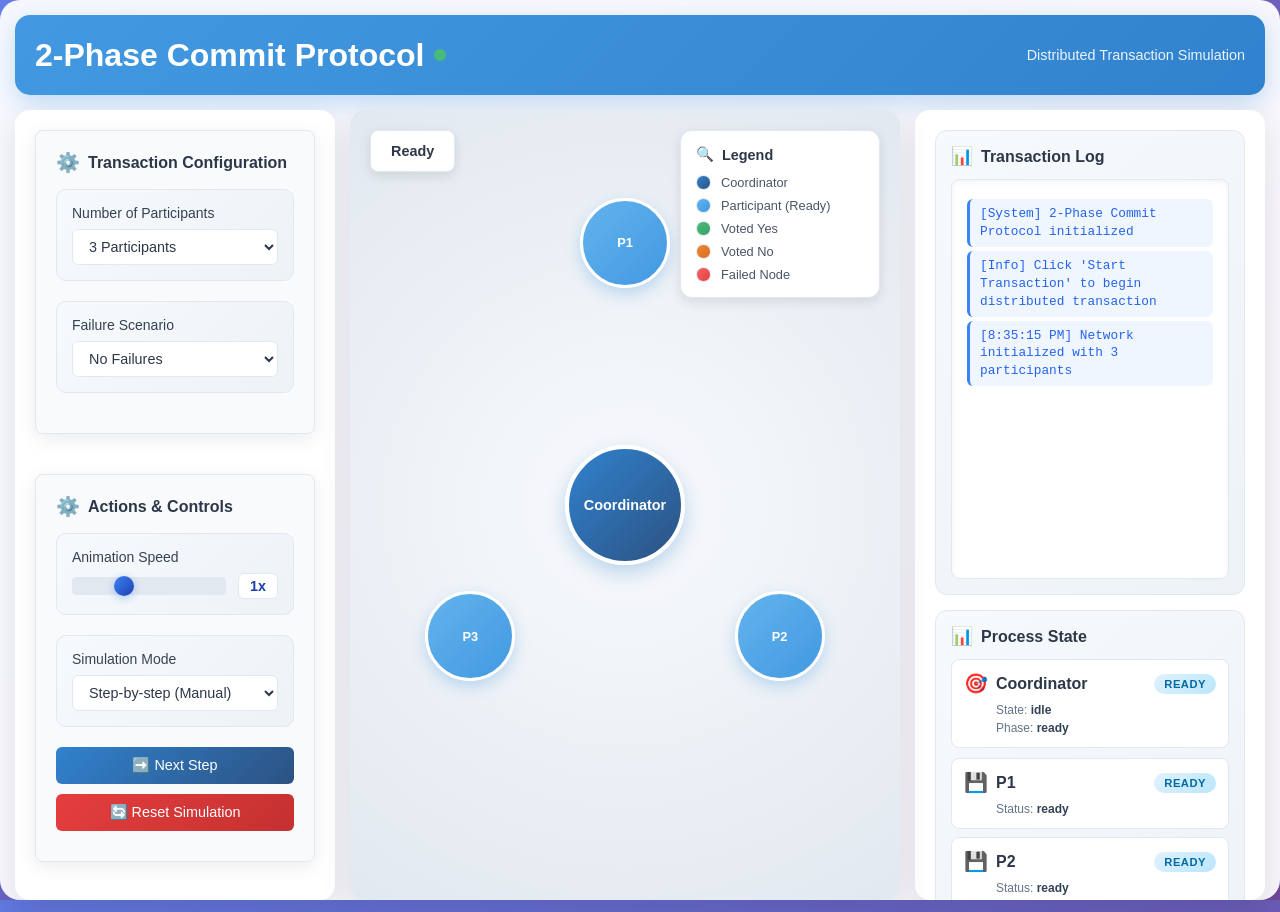
<file: simulation/index.html>
<!DOCTYPE html>
<html lang="en">
<head>
    <meta charset="UTF-8">
    <meta name="viewport" content="width=device-width, initial-scale=1.0, maximum-scale=1.0, user-scalable=no, viewport-fit=cover">
    <meta name="mobile-web-app-capable" content="yes">
    <meta name="apple-mobile-web-app-capable" content="yes">
    <meta name="apple-mobile-web-app-status-bar-style" content="default">
    <title>2-Phase Commit Protocol Simulation</title>
    <link rel="stylesheet" href="styles.css">
</head>
<body>
    <div class="app-container">
        <header class="header">
            <h1>
                2-Phase Commit Protocol
                <div class="status-indicator"></div>
            </h1>
            <div style="font-size: 0.9em; opacity: 0.9;">
                Distributed Transaction Simulation
            </div>
        </header>

        <!-- Mobile Tab Navigation -->
        <nav class="mobile-tab-nav" id="mobileTabNav">
            <button class="mobile-tab-btn active" data-tab="simulation">
                🎯 <span class="tab-text">Simulation</span>
            </button>
            <button class="mobile-tab-btn" data-tab="observations">
                📊 <span class="tab-text">Logs</span>
            </button>
        </nav>

        <div class="controls-panel" id="controlsPanel">
            <div class="control-section">
                <h3>Transaction Configuration</h3>
                <div class="input-group">
                    <label>Number of Participants</label>
                    <select id="participantCount">
                        <option value="3">3 Participants</option>
                        <option value="4">4 Participants</option>
                        <option value="5">5 Participants</option>
                        <option value="6">6 Participants</option>
                    </select>
                </div>
                <div class="input-group">
                    <label>Failure Scenario</label>
                    <select id="failureMode">
                        <option value="none">No Failures</option>
                        <option value="coordinator_phase1">Coordinator Fails (Phase 1)</option>
                        <option value="coordinator_phase2">Coordinator Fails (Phase 2)</option>
                        <option value="participant_phase1">Participant Fails (Phase 1)</option>
                        <option value="participant_phase2">Participant Fails (Phase 2)</option>
                        <option value="network_partition">Network Partition</option>
                        <option value="timeout">Transaction Timeout</option>
                    </select>
                </div>
            </div>

            <div class="control-section">
                <h3>Actions & Controls</h3>
                <div class="input-group">
                    <label>Animation Speed</label>
                    <div class="control-row">
                        <input type="range" id="animationSpeed" min="0.25" max="3" step="0.25" value="1" style="flex: 1; height: 8px; background: #e2e8f0; border-radius: 4px; outline: none; -webkit-appearance: none; appearance: none; cursor: pointer;">
                        <div id="speedValue" style="min-width: 40px; text-align: center; color: #1e40af; font-weight: 600; font-size: 0.9rem; background: white; border-radius: 6px; padding: 4px 8px; border: 1px solid #e2e8f0;">1x</div>
                    </div>
                </div>
                <div class="input-group">
                    <label>Simulation Mode</label>
                    <select id="simulationMode">
                        <option value="manual">Step-by-step (Manual)</option>
                        <option value="automatic">Automatic</option>
                    </select>
                </div>

                <!-- Manual Controls -->
                <div id="manualControls">
                    <button id="nextStepBtn" class="btn btn-primary">➡️ Next Step</button>
                </div>

                <!-- Automatic Controls -->
                <div id="automaticControls" style="display: none;">
                    <button id="runAutoBtn" class="btn btn-secondary">▶️ Run Simulation</button>
                </div>
                
                <button id="resetSimulation" class="btn btn-danger">🔄 Reset Simulation</button>
            </div>
        </div>

        <div class="experiment-area active" id="experimentArea">
            <div class="simulation-area">
                <div class="legend-panel">
                    <h4>Legend</h4>
                    <div class="legend-items">
                        <div class="legend-item">
                            <div class="legend-color" style="background: linear-gradient(135deg, #3182ce, #2c5282);"></div>
                            <span>Coordinator</span>
                        </div>
                        <div class="legend-item">
                            <div class="legend-color" style="background: linear-gradient(135deg, #63b3ed, #4299e1);"></div>
                            <span>Participant (Ready)</span>
                        </div>
                        <div class="legend-item">
                            <div class="legend-color" style="background: linear-gradient(135deg, #48bb78, #38a169);"></div>
                            <span>Voted Yes</span>
                        </div>
                        <div class="legend-item">
                            <div class="legend-color" style="background: linear-gradient(135deg, #ed8936, #dd6b20);"></div>
                            <span>Voted No</span>
                        </div>
                        <div class="legend-item">
                            <div class="legend-color" style="background: linear-gradient(135deg, #f56565, #e53e3e);"></div>
                            <span>Failed Node</span>
                        </div>
                    </div>
                </div>
                <div id="phaseIndicator" class="phase-indicator">Ready</div>
                <div class="coordinator" id="coordinator">
                    Coordinator
                </div>
                <div class="participants" id="participants"></div>
                <div class="message-lines" id="messageLines"></div>
                <div class="failure-overlay" id="failureOverlay">
                    System Failure Detected!
                </div>
            </div>

            <!-- Mobile Inline Controls - Moved to bottom -->
            <div class="mobile-inline-controls" id="mobileInlineControls">
                <div class="inline-control-row">
                    <select id="participantCountMobile" class="inline-select">
                        <option value="3">3 Nodes</option>
                        <option value="4">4 Nodes</option>
                        <option value="5">5 Nodes</option>
                        <option value="6">6 Nodes</option>
                    </select>
                    <select id="failureModeMobile" class="inline-select">
                        <option value="none">No Failure</option>
                        <option value="coordinator_phase1">Coord Fail P1</option>
                        <option value="coordinator_phase2">Coord Fail P2</option>
                        <option value="participant_phase1">Part Fail P1</option>
                        <option value="participant_phase2">Part Fail P2</option>
                        <option value="network_partition">Network Split</option>
                        <option value="timeout">Timeout</option>
                    </select>
                </div>
                <div class="inline-control-row">
                    <select id="simulationModeMobile" class="inline-select">
                        <option value="manual">Manual</option>
                        <option value="automatic">Auto</option>
                    </select>
                    <button id="nextStepBtnMobile" class="inline-btn btn-primary">➡️ Next</button>
                    <button id="runAutoBtnMobile" class="inline-btn btn-secondary" style="display: none;">▶️ Run</button>
                    <button id="resetBtnMobile" class="inline-btn btn-danger">🔄</button>
                </div>
            </div>
        </div>

        <div class="observations-panel" id="observationsPanel">
            <div class="status-section">
                <h4>Transaction Log</h4>
                <div class="logs" id="logContainer">
                    <div class="log-entry info">[System] 2-Phase Commit Protocol initialized</div>
                    <div class="log-entry info">[Info] Click 'Start Transaction' to begin distributed transaction</div>
                </div>
            </div>

            <div class="status-section">
                <h4>Process State</h4>
                <div class="process-state-container">
                    <div class="process-node">
                        <div class="process-node-header">
                            <span class="process-node-icon">🎯</span>
                            <span class="process-node-name">Coordinator</span>
                            <span class="process-status-badge" id="coordinatorStatus">Ready</span>
                        </div>
                        <div class="process-node-details" id="coordinatorDetails">
                            <div class="detail-item">State: <span class="detail-value">Idle</span></div>
                        </div>
                    </div>
                    <div class="participants-state" id="participantsState">
                        <!-- Participant states will be dynamically added here -->
                    </div>
                </div>
            </div>

            <div class="status-section">
                <h4>Transaction Statistics</h4>
                <div class="stats-grid">
                    <div class="stat-card">
                        <div class="stat-value" id="successCount">0</div>
                        <div class="stat-label">Successful Commits</div>
                        <div class="stat-description">Transactions completed</div>
                    </div>
                    <div class="stat-card">
                        <div class="stat-value" id="abortCount">0</div>
                        <div class="stat-label">Aborted Transactions</div>
                        <div class="stat-description">Transactions rolled back</div>
                    </div>
                    <div class="stat-card">
                        <div class="stat-value" id="failureCount">0</div>
                        <div class="stat-label">System Failures</div>
                        <div class="stat-description">Node/network failures</div>
                    </div>
                    <div class="stat-card">
                        <div class="stat-value" id="totalTransactions">0</div>
                        <div class="stat-label">Total Transactions</div>
                        <div class="stat-description">All attempts</div>
                    </div>
                </div>
            </div>
        </div>
    </div>

    <div class="tooltip" id="tooltip"></div>

    <!-- Mobile Portrait Orientation Overlay -->
    <div class="rotate-device-overlay">
        <div class="rotate-icon">📱➡️📲</div>
        <h2>Please Rotate Your Device</h2>
        <p>For the best experience, please rotate your device to landscape mode to view this distributed systems simulation.</p>
    </div>

    <script src="script.js"></script>
<script src="../assets/js/iframeResize.js"></script>
        
        </body>
</html>
</file>
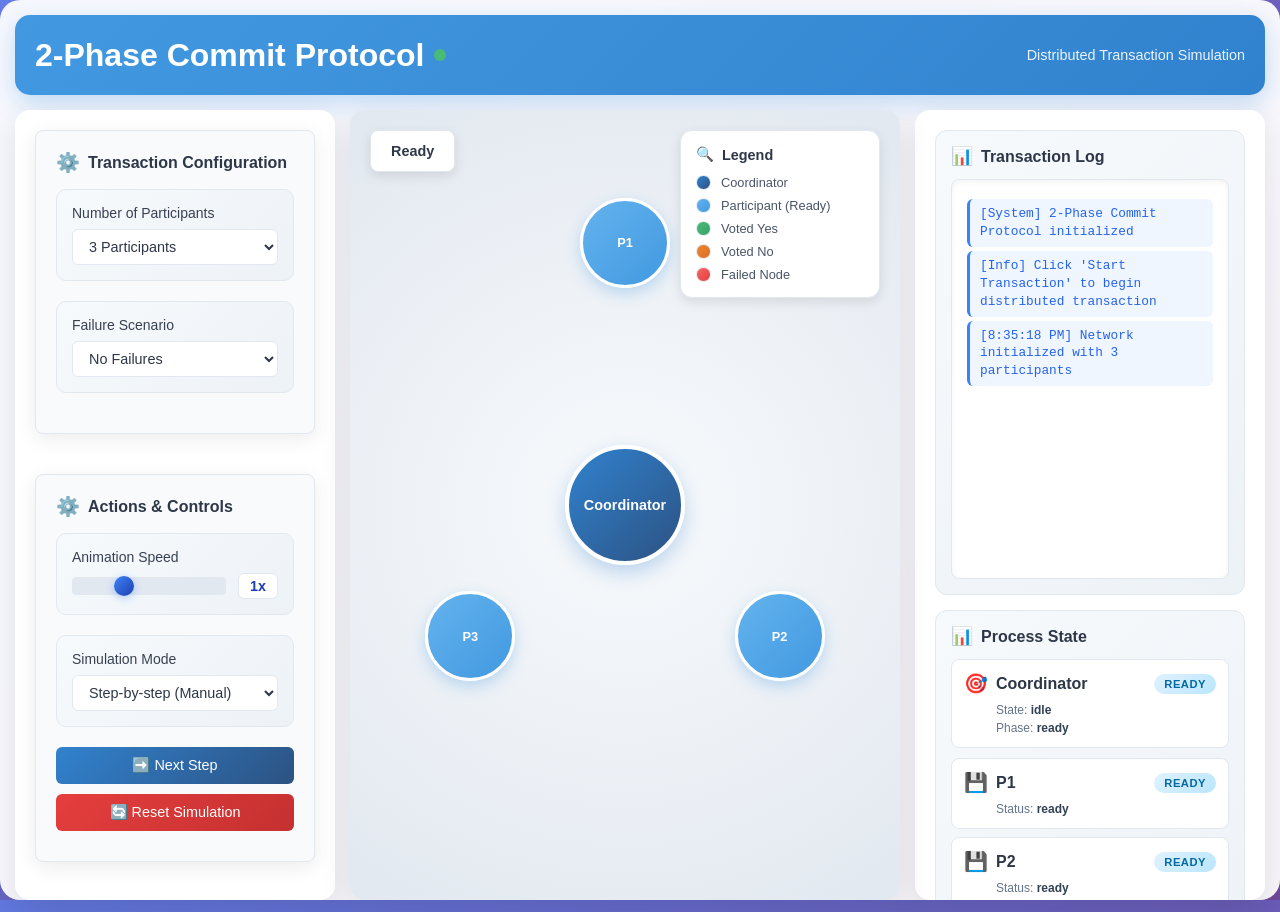
<file: experiment/simulation/index.html>
<!DOCTYPE html>
<html lang="en">
<head>
    <meta charset="UTF-8">
    <meta name="viewport" content="width=device-width, initial-scale=1.0, maximum-scale=1.0, user-scalable=no, viewport-fit=cover">
    <meta name="mobile-web-app-capable" content="yes">
    <meta name="apple-mobile-web-app-capable" content="yes">
    <meta name="apple-mobile-web-app-status-bar-style" content="default">
    <title>2-Phase Commit Protocol Simulation</title>
    <link rel="stylesheet" href="styles.css">
</head>
<body>
    <div class="app-container">
        <header class="header">
            <h1>
                2-Phase Commit Protocol
                <div class="status-indicator"></div>
            </h1>
            <div style="font-size: 0.9em; opacity: 0.9;">
                Distributed Transaction Simulation
            </div>
        </header>

        <!-- Mobile Tab Navigation -->
        <nav class="mobile-tab-nav" id="mobileTabNav">
            <button class="mobile-tab-btn active" data-tab="simulation">
                🎯 <span class="tab-text">Simulation</span>
            </button>
            <button class="mobile-tab-btn" data-tab="observations">
                📊 <span class="tab-text">Logs</span>
            </button>
        </nav>

        <div class="controls-panel" id="controlsPanel">
            <div class="control-section">
                <h3>Transaction Configuration</h3>
                <div class="input-group">
                    <label>Number of Participants</label>
                    <select id="participantCount">
                        <option value="3">3 Participants</option>
                        <option value="4">4 Participants</option>
                        <option value="5">5 Participants</option>
                        <option value="6">6 Participants</option>
                    </select>
                </div>
                <div class="input-group">
                    <label>Failure Scenario</label>
                    <select id="failureMode">
                        <option value="none">No Failures</option>
                        <option value="coordinator_phase1">Coordinator Fails (Phase 1)</option>
                        <option value="coordinator_phase2">Coordinator Fails (Phase 2)</option>
                        <option value="participant_phase1">Participant Fails (Phase 1)</option>
                        <option value="participant_phase2">Participant Fails (Phase 2)</option>
                        <option value="network_partition">Network Partition</option>
                        <option value="timeout">Transaction Timeout</option>
                    </select>
                </div>
            </div>

            <div class="control-section">
                <h3>Actions & Controls</h3>
                <div class="input-group">
                    <label>Animation Speed</label>
                    <div class="control-row">
                        <input type="range" id="animationSpeed" min="0.25" max="3" step="0.25" value="1" style="flex: 1; height: 8px; background: #e2e8f0; border-radius: 4px; outline: none; -webkit-appearance: none; appearance: none; cursor: pointer;">
                        <div id="speedValue" style="min-width: 40px; text-align: center; color: #1e40af; font-weight: 600; font-size: 0.9rem; background: white; border-radius: 6px; padding: 4px 8px; border: 1px solid #e2e8f0;">1x</div>
                    </div>
                </div>
                <div class="input-group">
                    <label>Simulation Mode</label>
                    <select id="simulationMode">
                        <option value="manual">Step-by-step (Manual)</option>
                        <option value="automatic">Automatic</option>
                    </select>
                </div>

                <!-- Manual Controls -->
                <div id="manualControls">
                    <button id="nextStepBtn" class="btn btn-primary">➡️ Next Step</button>
                </div>

                <!-- Automatic Controls -->
                <div id="automaticControls" style="display: none;">
                    <button id="runAutoBtn" class="btn btn-secondary">▶️ Run Simulation</button>
                </div>
                
                <button id="resetSimulation" class="btn btn-danger">🔄 Reset Simulation</button>
            </div>
        </div>

        <div class="experiment-area active" id="experimentArea">
            <div class="simulation-area">
                <div class="legend-panel">
                    <h4>Legend</h4>
                    <div class="legend-items">
                        <div class="legend-item">
                            <div class="legend-color" style="background: linear-gradient(135deg, #3182ce, #2c5282);"></div>
                            <span>Coordinator</span>
                        </div>
                        <div class="legend-item">
                            <div class="legend-color" style="background: linear-gradient(135deg, #63b3ed, #4299e1);"></div>
                            <span>Participant (Ready)</span>
                        </div>
                        <div class="legend-item">
                            <div class="legend-color" style="background: linear-gradient(135deg, #48bb78, #38a169);"></div>
                            <span>Voted Yes</span>
                        </div>
                        <div class="legend-item">
                            <div class="legend-color" style="background: linear-gradient(135deg, #ed8936, #dd6b20);"></div>
                            <span>Voted No</span>
                        </div>
                        <div class="legend-item">
                            <div class="legend-color" style="background: linear-gradient(135deg, #f56565, #e53e3e);"></div>
                            <span>Failed Node</span>
                        </div>
                    </div>
                </div>
                <div id="phaseIndicator" class="phase-indicator">Ready</div>
                <div class="coordinator" id="coordinator">
                    Coordinator
                </div>
                <div class="participants" id="participants"></div>
                <div class="message-lines" id="messageLines"></div>
                <div class="failure-overlay" id="failureOverlay">
                    System Failure Detected!
                </div>
            </div>

            <!-- Mobile Inline Controls - Moved to bottom -->
            <div class="mobile-inline-controls" id="mobileInlineControls">
                <div class="inline-control-row">
                    <select id="participantCountMobile" class="inline-select">
                        <option value="3">3 Nodes</option>
                        <option value="4">4 Nodes</option>
                        <option value="5">5 Nodes</option>
                        <option value="6">6 Nodes</option>
                    </select>
                    <select id="failureModeMobile" class="inline-select">
                        <option value="none">No Failure</option>
                        <option value="coordinator_phase1">Coord Fail P1</option>
                        <option value="coordinator_phase2">Coord Fail P2</option>
                        <option value="participant_phase1">Part Fail P1</option>
                        <option value="participant_phase2">Part Fail P2</option>
                        <option value="network_partition">Network Split</option>
                        <option value="timeout">Timeout</option>
                    </select>
                </div>
                <div class="inline-control-row">
                    <select id="simulationModeMobile" class="inline-select">
                        <option value="manual">Manual</option>
                        <option value="automatic">Auto</option>
                    </select>
                    <button id="nextStepBtnMobile" class="inline-btn btn-primary">➡️ Next</button>
                    <button id="runAutoBtnMobile" class="inline-btn btn-secondary" style="display: none;">▶️ Run</button>
                    <button id="resetBtnMobile" class="inline-btn btn-danger">🔄</button>
                </div>
            </div>
        </div>

        <div class="observations-panel" id="observationsPanel">
            <div class="status-section">
                <h4>Transaction Log</h4>
                <div class="logs" id="logContainer">
                    <div class="log-entry info">[System] 2-Phase Commit Protocol initialized</div>
                    <div class="log-entry info">[Info] Click 'Start Transaction' to begin distributed transaction</div>
                </div>
            </div>

            <div class="status-section">
                <h4>Process State</h4>
                <div class="process-state-container">
                    <div class="process-node">
                        <div class="process-node-header">
                            <span class="process-node-icon">🎯</span>
                            <span class="process-node-name">Coordinator</span>
                            <span class="process-status-badge" id="coordinatorStatus">Ready</span>
                        </div>
                        <div class="process-node-details" id="coordinatorDetails">
                            <div class="detail-item">State: <span class="detail-value">Idle</span></div>
                        </div>
                    </div>
                    <div class="participants-state" id="participantsState">
                        <!-- Participant states will be dynamically added here -->
                    </div>
                </div>
            </div>

            <div class="status-section">
                <h4>Transaction Statistics</h4>
                <div class="stats-grid">
                    <div class="stat-card">
                        <div class="stat-value" id="successCount">0</div>
                        <div class="stat-label">Successful Commits</div>
                        <div class="stat-description">Transactions completed</div>
                    </div>
                    <div class="stat-card">
                        <div class="stat-value" id="abortCount">0</div>
                        <div class="stat-label">Aborted Transactions</div>
                        <div class="stat-description">Transactions rolled back</div>
                    </div>
                    <div class="stat-card">
                        <div class="stat-value" id="failureCount">0</div>
                        <div class="stat-label">System Failures</div>
                        <div class="stat-description">Node/network failures</div>
                    </div>
                    <div class="stat-card">
                        <div class="stat-value" id="totalTransactions">0</div>
                        <div class="stat-label">Total Transactions</div>
                        <div class="stat-description">All attempts</div>
                    </div>
                </div>
            </div>
        </div>
    </div>

    <div class="tooltip" id="tooltip"></div>

    <!-- Mobile Portrait Orientation Overlay -->
    <div class="rotate-device-overlay">
        <div class="rotate-icon">📱➡️📲</div>
        <h2>Please Rotate Your Device</h2>
        <p>For the best experience, please rotate your device to landscape mode to view this distributed systems simulation.</p>
    </div>

    <script src="script.js"></script>
</body>
</html>
</file>
<file: simulation/styles.css>
* {
            margin: 0;
            padding: 0;
            box-sizing: border-box;
        }

        body {
            font-family: 'Inter', -apple-system, BlinkMacSystemFont, 'Segoe UI', Roboto, sans-serif;
            background: linear-gradient(135deg, #667eea 0%, #764ba2 100%);
            min-height: 100vh;
            color: #1a202c;
            overflow: hidden;
        }

        .app-container {
            display: grid;
            grid-template-columns: 320px 1fr 350px;
            grid-template-rows: 80px 1fr;
            height: 100vh;
            max-width: 1800px;
            margin: 0 auto;
            gap: 15px;
            padding: 15px;
            background: rgba(255, 255, 255, 0.95);
            backdrop-filter: blur(10px);
            border-radius: 20px;
            box-shadow: 0 25px 50px rgba(0,0,0,0.15);
            overflow: hidden;
        }

        .header {
            grid-column: 1 / -1;
            display: flex;
            align-items: center;
            justify-content: space-between;
            padding: 0 20px;
            background: linear-gradient(135deg, #4299e1 0%, #3182ce 100%);
            color: white;
            border-radius: 15px;
            box-shadow: 0 8px 25px rgba(66, 153, 225, 0.3);
        }

        .header h1 {
            font-size: 2em;
            font-weight: 700;
            display: flex;
            align-items: center;
            gap: 10px;
        }

        .header .status-indicator {
            width: 12px;
            height: 12px;
            border-radius: 50%;
            background: #48bb78;
            animation: pulse 2s infinite;
        }

        @keyframes pulse {
            0%, 100% { opacity: 1; transform: scale(1); }
            50% { opacity: 0.7; transform: scale(1.1); }
        }

        .controls-panel {
            background: white;
            border-radius: 15px;
            padding: 20px;
            box-shadow: 0 10px 30px rgba(0,0,0,0.1);
            overflow-y: auto;
            height: calc(100vh - 110px);
            display: flex;
            flex-direction: column;
            gap: 20px;
        }

        .controls-panel::-webkit-scrollbar {
            width: 6px;
        }

        .controls-panel::-webkit-scrollbar-track {
            background: #f1f5f9;
            border-radius: 3px;
        }

        .controls-panel::-webkit-scrollbar-thumb {
            background: #4299e1;
            border-radius: 3px;
        }

        .experiment-area {
            position: relative;
            overflow: hidden;
            border-radius: 15px;
            background: radial-gradient(circle at 50% 50%, #f8fafc 0%, #e2e8f0 100%);
            box-shadow: 0 10px 30px rgba(0,0,0,0.1);
            display: flex;
            flex-direction: column;
        }

        .observations-panel {
            background: white;
            border-radius: 15px;
            padding: 20px;
            box-shadow: 0 10px 30px rgba(0,0,0,0.1);
            overflow-y: auto;
            height: calc(100vh - 110px);
            display: flex;
            flex-direction: column;
            gap: 15px;
        }

        .observations-panel::-webkit-scrollbar {
            width: 6px;
        }

        .observations-panel::-webkit-scrollbar-track {
            background: #f1f5f9;
            border-radius: 3px;
        }

        .observations-panel::-webkit-scrollbar-thumb {
            background: #4299e1;
            border-radius: 3px;
        }

        .control-section {
            background: white;
            border-radius: 15px;
            padding: 20px;
            box-shadow: 0 5px 20px rgba(0,0,0,0.08);
        }

        .control-section h3 {
            color: #2d3748;
            margin-bottom: 15px;
            font-size: 1.1em;
            font-weight: 600;
            display: flex;
            align-items: center;
            gap: 8px;
        }

        .control-section h3::before {
            content: '⚙️';
            font-size: 1.2em;
        }

        .input-group {
            margin-bottom: 20px;
            padding: 15px;
            background: linear-gradient(135deg, #f7fafc 0%, #edf2f7 100%);
            border-radius: 10px;
            border: 1px solid #e2e8f0;
        }

        .input-group label {
            display: block;
            margin-bottom: 8px;
            font-size: 0.875rem;
            font-weight: 500;
            color: #374151;
        }

        .control-row {
            display: flex;
            align-items: center;
            gap: 12px;
        }

        .btn {
            width: 100%;
            padding: 12px 16px;
            border: none;
            border-radius: 8px;
            font-size: 0.875rem;
            font-weight: 500;
            cursor: pointer;
            transition: all 0.2s ease;
            display: flex;
            align-items: center;
            justify-content: center;
            gap: 8px;
            margin-bottom: 8px;
        }

        .btn:hover {
            transform: translateY(-2px);
            box-shadow: 0 4px 12px rgba(0, 0, 0, 0.15);
        }

        .btn:active {
            transform: translateY(0);
        }

        .btn:disabled {
            opacity: 0.6;
            cursor: not-allowed;
            transform: none;
            box-shadow: none;
        }

        .btn-primary {
            background: linear-gradient(135deg, #3b82f6, #1e40af);
            color: white;
        }

        .btn-secondary {
            background: linear-gradient(135deg, #10b981, #059669);
            color: white;
        }

        .btn-danger {
            background: linear-gradient(135deg, #ef4444, #dc2626);
            color: white;
        }

        .btn-warning {
            background: linear-gradient(135deg, #f59e0b, #d97706);
            color: white;
        }

        select {
            width: 100%;
            padding: 10px 12px;
            border: 1px solid #e2e8f0;
            border-radius: 8px;
            font-size: 0.9rem;
            background: white;
            color: #2d3748;
            cursor: pointer;
            transition: all 0.2s ease;
        }

        select:focus {
            outline: none;
            border-color: #3182ce;
            box-shadow: 0 0 0 3px rgba(49, 130, 206, 0.1);
        }

        .simulation-area {
            flex: 1;
            display: flex;
            flex-direction: column;
            padding: 20px;
            overflow: hidden;
            position: relative;
            min-height: 500px;
        }

        .control-section {
            background: #f8fafc;
            border-radius: 8px;
            padding: 20px;
            margin-bottom: 20px;
            border: 1px solid #e2e8f0;
        }

        .control-section h3 {
            color: #2d3748;
            margin-bottom: 15px;
            font-size: 1rem;
            font-weight: 600;
        }

        .control-group {
            margin-bottom: 15px;
        }

        .control-group:last-child {
            margin-bottom: 0;
        }

        .control-label {
            display: block;
            font-weight: 500;
            color: #4a5568;
            margin-bottom: 5px;
            font-size: 0.9rem;
        }

        select, input {
            width: 100%;
            padding: 8px 12px;
            border: 1px solid #e2e8f0;
            border-radius: 6px;
            font-size: 0.9rem;
            background: white;
            color: #2d3748;
            transition: all 0.2s ease;
        }

        select:focus, input:focus {
            outline: none;
            border-color: #3182ce;
            box-shadow: 0 0 0 3px rgba(49, 130, 206, 0.1);
        }

        .btn {
            background: linear-gradient(135deg, #3182ce 0%, #2c5282 100%);
            color: white;
            border: none;
            padding: 10px 16px;
            border-radius: 6px;
            font-size: 0.9rem;
            font-weight: 500;
            cursor: pointer;
            transition: all 0.2s ease;
            width: 100%;
            margin-bottom: 10px;
        }

        .btn:hover {
            transform: translateY(-1px);
            box-shadow: 0 4px 8px rgba(49, 130, 206, 0.3);
        }

        .btn:active {
            transform: translateY(0);
        }

        .btn:disabled {
            background: #a0aec0;
            cursor: not-allowed;
            transform: none;
            box-shadow: none;
        }

        .btn-secondary {
            background: linear-gradient(135deg, #718096 0%, #4a5568 100%);
        }

        .btn-danger {
            background: linear-gradient(135deg, #e53e3e 0%, #c53030 100%);
        }

        .coordinator {
            position: absolute;
            top: 50%;
            left: 50%;
            transform: translate(-50%, -50%);
            width: 120px;
            height: 120px;
            background: linear-gradient(135deg, #3182ce 0%, #2c5282 100%);
            border-radius: 50%;
            display: flex;
            align-items: center;
            justify-content: center;
            font-weight: 600;
            color: white;
            font-size: 0.9rem;
            box-shadow: 0 8px 20px rgba(49, 130, 206, 0.3);
            transition: all 0.3s ease;
            z-index: 10;
            border: 4px solid white;
        }

        .coordinator.active {
            animation: coordinatorPulse 2s infinite;
        }

        @keyframes coordinatorPulse {
            0%, 100% { transform: translate(-50%, -50%) scale(1); }
            50% { transform: translate(-50%, -50%) scale(1.1); box-shadow: 0 12px 30px rgba(49, 130, 206, 0.4); }
        }

        .participants {
            position: relative;
            width: 100%;
            height: 100%;
        }

        .participant {
            width: 90px;
            height: 90px;
            background: linear-gradient(135deg, #63b3ed 0%, #4299e1 100%);
            border-radius: 50%;
            display: flex;
            align-items: center;
            justify-content: center;
            font-weight: 600;
            color: white;
            font-size: 0.8rem;
            box-shadow: 0 6px 15px rgba(66, 153, 225, 0.3);
            transition: all 0.3s ease;
            position: relative;
            border: 3px solid white;
        }

        .participant.failed {
            background: linear-gradient(135deg, #f56565 0%, #e53e3e 100%);
            animation: shake 0.5s;
        }

        .participant.voted-yes {
            background: linear-gradient(135deg, #48bb78 0%, #38a169 100%);
        }

        .participant.voted-no {
            background: linear-gradient(135deg, #ed8936 0%, #dd6b20 100%);
        }

        .participant.committed {
            background: linear-gradient(135deg, #68d391 0%, #48bb78 100%);
            animation: success 0.8s;
        }

        .participant.aborted {
            background: linear-gradient(135deg, #fed7d7 0%, #feb2b2 100%);
            color: #742a2a;
        }

        @keyframes shake {
            0%, 100% { transform: translateX(0); }
            25% { transform: translateX(-3px); }
            75% { transform: translateX(3px); }
        }

        @keyframes success {
            0%, 100% { transform: scale(1); }
            50% { transform: scale(1.15); }
        }

        .message {
            position: absolute;
            background: white;
            padding: 6px 12px;
            border-radius: 20px;
            font-size: 0.75rem;
            font-weight: 600;
            box-shadow: 0 4px 12px rgba(0, 0, 0, 0.15);
            animation: messageFlow 2s ease-in-out;
            z-index: 20;
            border: 2px solid #3182ce;
            color: #2d3748;
        }

        @keyframes messageFlow {
            0% { opacity: 0; transform: scale(0.8); }
            20% { opacity: 1; transform: scale(1); }
            80% { opacity: 1; transform: scale(1); }
            100% { opacity: 0; transform: scale(0.8); }
        }

        .phase-indicator {
            position: absolute;
            top: 20px;
            left: 20px;
            background: white;
            padding: 12px 20px;
            border-radius: 8px;
            font-weight: 600;
            color: #2d3748;
            box-shadow: 0 4px 12px rgba(0, 0, 0, 0.1);
            border: 1px solid #e2e8f0;
            font-size: 0.9rem;
            z-index: 10;
        }

        .status-section {
            background: linear-gradient(135deg, #f7fafc 0%, #edf2f7 100%);
            border-radius: 12px;
            padding: 15px;
            border: 1px solid #e2e8f0;
        }

        .status-section h4 {
            color: #2d3748;
            margin-bottom: 12px;
            font-size: 1em;
            font-weight: 600;
            display: flex;
            align-items: center;
            gap: 8px;
        }

        .status-section h4::before {
            content: '📊';
            font-size: 1.1em;
        }

        .stats-grid {
            display: grid;
            grid-template-columns: 1fr 1fr;
            gap: 12px;
            margin-bottom: 20px;
        }

        .stat-card {
            background: white;
            border-radius: 12px;
            padding: 15px;
            text-align: center;
            border: 1px solid #e2e8f0;
            transition: all 0.3s ease;
        }

        .stat-card:hover {
            transform: translateY(-2px);
            box-shadow: 0 8px 24px rgba(0, 0, 0, 0.1);
        }

        .stat-value {
            font-size: 1.4rem;
            font-weight: 700;
            margin-bottom: 5px;
        }

        .stat-label {
            font-size: 0.75rem;
            color: #64748b;
            font-weight: 500;
            text-transform: uppercase;
            letter-spacing: 0.5px;
        }

        .stat-description {
            font-size: 0.7rem;
            color: #94a3b8;
            margin-top: 3px;
        }

        #successCount { color: #10b981; }
        #abortCount { color: #f59e0b; }
        #failureCount { color: #ef4444; }
        #totalTransactions { color: #3b82f6; }

        .logs {
            height: 400px;
            overflow-y: auto;
            font-family: 'Monaco', 'Menlo', 'Ubuntu Mono', monospace;
            font-size: 0.8rem;
            line-height: 1.4;
            background: white;
            border-radius: 8px;
            padding: 15px;
            border: 1px solid #e2e8f0;
            box-shadow: inset 0 2px 6px rgba(0, 0, 0, 0.05);
        }

        .log-entry {
            margin: 4px 0;
            padding: 6px 10px;
            border-radius: 6px;
            background: #f8fafc;
            border-left: 3px solid #94a3b8;
            animation: fadeIn 0.3s ease-in;
        }

        .log-entry.info {
            border-left-color: #3b82f6;
            background: #eff6ff;
            color: #2563eb;
        }

        .log-entry.success {
            border-left-color: #10b981;
            background: #f0fdf4;
            color: #059669;
        }

        .log-entry.error {
            border-left-color: #ef4444;
            background: #fef2f2;
            color: #dc2626;
        }
        
        .log-entry.warning {
            border-left-color: #f59e0b;
            background: #fffbeb;
            color: #d97706;
        }

        @keyframes fadeIn {
            from { opacity: 0; transform: translateY(5px); }
            to { opacity: 1; transform: translateY(0); }
        }

        .connection-line {
            position: absolute;
            height: 2px;
            background: linear-gradient(90deg, transparent, #3182ce, transparent);
            transform-origin: left;
            animation: connectionPulse 1s ease-in-out;
            z-index: 5;
        }

        .connection-line::after {
            content: '';
            position: absolute;
            right: 0;
            top: 50%;
            transform: translateY(-50%);
            width: 0;
            height: 0;
            border-left: 15px solid #3182ce;
            border-top: 8px solid transparent;
            border-bottom: 8px solid transparent;
            animation: arrowPulse 1s ease-in-out;
        }

        @keyframes connectionPulse {
            0% { width: 0; opacity: 0; }
            50% { opacity: 1; }
            100% { width: 100%; opacity: 0; }
        }

        @keyframes arrowPulse {
            0% { opacity: 0; transform: translateY(-50%) scale(0); }
            50% { opacity: 1; transform: translateY(-50%) scale(1); }
            100% { opacity: 0; transform: translateY(-50%) scale(1); }
        }

        .failure-overlay {
            position: absolute;
            top: 0;
            left: 0;
            right: 0;
            bottom: 0;
            background: rgba(245, 101, 101, 0.1);
            backdrop-filter: blur(3px);
            display: none;
            align-items: center;
            justify-content: center;
            font-size: 1.5rem;
            font-weight: 700;
            color: #e53e3e;
            text-shadow: 0 2px 4px rgba(0, 0, 0, 0.1);
            z-index: 100;
            border-radius: 15px;
        }

        .failure-overlay.active {
            display: flex;
        }

        .floating-controls {
            position: absolute;
            top: 20px;
            left: 20px;
            display: flex;
            gap: 10px;
            z-index: 10;
        }

        .floating-btn {
            width: 50px;
            height: 50px;
            border-radius: 50%;
            border: none;
            background: linear-gradient(135deg, #3b82f6 0%, #1e40af 100%);
            color: white;
            cursor: pointer;
            box-shadow: 0 4px 12px rgba(59, 130, 246, 0.4);
            display: flex;
            align-items: center;
            justify-content: center;
            font-size: 1.2rem;
            transition: all 0.3s ease;
        }

        .floating-btn:hover {
            transform: translateY(-2px);
            box-shadow: 0 6px 16px rgba(59, 130, 246, 0.5);
        }

        .floating-btn.active {
            background: linear-gradient(135deg, #ef4444 0%, #dc2626 100%);
            box-shadow: 0 4px 12px rgba(239, 68, 68, 0.4);
        }

        .legend-panel {
            position: absolute;
            top: 20px;
            right: 20px;
            background: white;
            border-radius: 12px;
            padding: 15px;
            box-shadow: 0 4px 12px rgba(0, 0, 0, 0.1);
            border: 1px solid #e2e8f0;
            z-index: 10;
            min-width: 200px;
        }

        .legend-panel h4 {
            color: #2d3748;
            margin-bottom: 12px;
            font-size: 0.9rem;
            font-weight: 600;
            display: flex;
            align-items: center;
            gap: 8px;
        }

        .legend-panel h4::before {
            content: '🔍';
            font-size: 1em;
        }

        .legend-items {
            display: flex;
            flex-direction: column;
            gap: 8px;
        }

        .legend-item {
            display: flex;
            align-items: center;
            gap: 10px;
            font-size: 0.8rem;
            color: #4a5568;
        }

        .legend-color {
            width: 15px;
            height: 15px;
            border-radius: 50%;
            border: 1px solid #e2e8f0;
        }

        .scenario-section {
            background: linear-gradient(135deg, #f0f8ff 0%, #e0f2fe 100%);
            border-radius: 12px;
            padding: 15px;
            border: 1px solid #bee3f8;
        }

        .scenario-section h4 {
            color: #2c5282;
            margin-bottom: 10px;
            font-size: 0.9rem;
            font-weight: 600;
        }

        .tooltip {
            position: absolute;
            background: rgba(0, 0, 0, 0.8);
            color: white;
            padding: 6px 10px;
            border-radius: 4px;
            font-size: 0.8rem;
            pointer-events: none;
            z-index: 1000;
            opacity: 0;
            transition: opacity 0.3s ease;
            white-space: nowrap;
        }

        .tooltip.show {
            opacity: 1;
        }

        #animationSpeed::-webkit-slider-thumb {
            -webkit-appearance: none;
            appearance: none;
            width: 20px;
            height: 20px;
            background: linear-gradient(135deg, #3b82f6, #1e40af);
            border-radius: 50%;
            cursor: pointer;
            box-shadow: 0 2px 8px rgba(59, 130, 246, 0.4);
        }

        #animationSpeed::-moz-range-thumb {
            width: 20px;
            height: 20px;
            background: linear-gradient(135deg, #3b82f6, #1e40af);
            border-radius: 50%;
            cursor: pointer;
            border: none;
            box-shadow: 0 2px 8px rgba(59, 130, 246, 0.4);
        }

        /* Mobile Inline Controls - Hidden by default on desktop */
        .mobile-inline-controls {
            display: none;
            flex-direction: column;
            gap: 6px;
            padding: 10px 12px;
            background: rgba(255, 255, 255, 0.98);
            border-radius: 12px 12px 0 0;
            box-shadow: 0 -4px 12px rgba(0, 0, 0, 0.1);
            border: 1px solid #e2e8f0;
            border-bottom: none;
            z-index: 20;
            flex-shrink: 0;
        }

        .inline-control-row {
            display: flex;
            gap: 8px;
            align-items: center;
        }

        .inline-select {
            flex: 1;
            padding: 8px 10px;
            border: 1px solid #e2e8f0;
            border-radius: 8px;
            font-size: 0.8rem;
            background: white;
            color: #2d3748;
            min-height: 38px;
            cursor: pointer;
        }

        .inline-select:focus {
            outline: none;
            border-color: #3182ce;
            box-shadow: 0 0 0 2px rgba(49, 130, 206, 0.2);
        }

        .inline-btn {
            padding: 8px 14px;
            border: none;
            border-radius: 8px;
            font-size: 0.8rem;
            font-weight: 600;
            cursor: pointer;
            min-height: 38px;
            display: flex;
            align-items: center;
            justify-content: center;
            gap: 4px;
            transition: all 0.2s ease;
            white-space: nowrap;
        }

        .inline-btn.btn-primary {
            background: linear-gradient(135deg, #3b82f6, #1e40af);
            color: white;
            flex: 1;
        }

        .inline-btn.btn-secondary {
            background: linear-gradient(135deg, #10b981, #059669);
            color: white;
            flex: 1;
        }

        .inline-btn.btn-danger {
            background: linear-gradient(135deg, #ef4444, #dc2626);
            color: white;
            min-width: 44px;
        }

        .inline-btn:active {
            transform: scale(0.98);
        }

        /* Mobile Tab Navigation */
        .mobile-tab-nav {
            display: none;
            background: white;
            border-radius: 12px;
            padding: 8px;
            gap: 8px;
            box-shadow: 0 4px 12px rgba(0, 0, 0, 0.1);
            position: sticky;
            top: 0;
            z-index: 100;
        }

        .mobile-tab-btn {
            flex: 1;
            padding: 12px 14px;
            border: none;
            border-radius: 8px;
            background: #f1f5f9;
            color: #64748b;
            font-size: 0.85rem;
            font-weight: 600;
            cursor: pointer;
            transition: all 0.2s ease;
            display: flex;
            align-items: center;
            justify-content: center;
            gap: 6px;
            min-height: 44px; /* Touch-friendly minimum */
            -webkit-tap-highlight-color: transparent;
        }

        .mobile-tab-btn.active {
            background: linear-gradient(135deg, #3b82f6, #1e40af);
            color: white;
            box-shadow: 0 2px 8px rgba(59, 130, 246, 0.4);
        }

        .mobile-tab-btn:hover:not(.active) {
            background: #e2e8f0;
        }
        
        .mobile-tab-btn:active {
            transform: scale(0.98);
        }

        /* Tablet Landscape (769px - 1200px) */
        @media screen and (min-width: 769px) and (max-width: 1200px) {
            .app-container {
                grid-template-columns: 280px 1fr 300px;
                grid-template-rows: 70px 1fr;
                gap: 12px;
                padding: 12px;
            }

            .header h1 {
                font-size: 1.6em;
            }

            .controls-panel {
                height: calc(100vh - 94px);
                padding: 15px;
                gap: 15px;
            }

            .experiment-area {
                height: calc(100vh - 94px);
            }

            .simulation-area {
                padding: 15px;
                min-height: 400px;
            }

            .coordinator {
                width: 100px;
                height: 100px;
                font-size: 0.8rem;
            }

            .participant {
                width: 70px;
                height: 70px;
                font-size: 0.7rem;
            }

            .observations-panel {
                height: calc(100vh - 94px);
                padding: 15px;
            }

            .logs {
                height: 200px;
            }

            .stats-grid {
                grid-template-columns: 1fr 1fr;
            }

            .input-group {
                padding: 12px;
                margin-bottom: 15px;
            }

            .control-section {
                padding: 15px;
            }
        }

        /* Small Tablets and Large Phones Landscape */
        @media screen and (max-width: 768px) and (orientation: landscape) {
            .app-container {
                grid-template-columns: 220px 1fr 240px;
                grid-template-rows: 50px 1fr;
                height: 100vh;
                gap: 8px;
                padding: 8px;
                overflow: hidden;
            }

            .header {
                grid-column: 1 / -1;
                padding: 0 12px;
            }

            .header h1 {
                font-size: 1.2em;
            }

            .header > div:last-child {
                display: none;
            }

            .controls-panel {
                height: calc(100vh - 66px);
                padding: 10px;
                gap: 10px;
            }

            .control-section {
                padding: 10px;
            }

            .control-section h3 {
                font-size: 0.85em;
                margin-bottom: 8px;
            }

            .input-group {
                padding: 8px;
                margin-bottom: 10px;
            }

            .input-group label {
                font-size: 0.75rem;
                margin-bottom: 5px;
            }

            .btn {
                padding: 8px 10px;
                font-size: 0.75rem;
                margin-bottom: 5px;
            }

            select {
                padding: 6px 8px;
                font-size: 0.8rem;
            }

            .experiment-area {
                height: calc(100vh - 66px);
            }

            .simulation-area {
                padding: 10px;
                min-height: 250px;
            }

            .coordinator {
                width: 60px;
                height: 60px;
                font-size: 0.6rem;
                border-width: 2px;
            }

            .participant {
                width: 45px;
                height: 45px;
                font-size: 0.55rem;
                border-width: 2px;
            }

            .legend-panel {
                padding: 8px;
                min-width: 120px;
                top: 10px;
                right: 10px;
            }

            .legend-panel h4 {
                font-size: 0.7rem;
                margin-bottom: 6px;
            }

            .legend-item {
                font-size: 0.6rem;
                gap: 5px;
            }

            .legend-color {
                width: 8px;
                height: 8px;
            }

            .phase-indicator {
                font-size: 0.7rem;
                padding: 6px 10px;
                top: 10px;
                left: 10px;
            }

            .message {
                font-size: 0.55rem;
                padding: 3px 6px;
            }

            .observations-panel {
                height: calc(100vh - 66px);
                padding: 10px;
                gap: 8px;
            }

            .status-section {
                padding: 10px;
            }

            .status-section h4 {
                font-size: 0.8rem;
                margin-bottom: 8px;
            }

            .stats-grid {
                grid-template-columns: 1fr 1fr;
                gap: 6px;
            }

            .stat-card {
                padding: 8px;
            }

            .stat-value {
                font-size: 1rem;
            }

            .stat-label {
                font-size: 0.6rem;
            }

            .stat-description {
                display: none;
            }

            .logs {
                height: 120px;
                font-size: 0.65rem;
                padding: 8px;
            }

            .log-entry {
                padding: 3px 6px;
                font-size: 0.6rem;
            }

            .process-state-container {
                display: none;
            }
        }

        /* Tablet Portrait Mode */
        @media screen and (max-width: 768px) and (orientation: portrait) {
            body {
                overflow: auto;
            }

            .app-container {
                display: flex;
                flex-direction: column;
                height: auto;
                min-height: 100vh;
                gap: 8px;
                padding: 8px;
                border-radius: 0;
            }

            .header {
                flex-shrink: 0;
                padding: 10px 15px;
                border-radius: 12px;
                flex-direction: column;
                text-align: center;
                gap: 2px;
            }

            .header h1 {
                font-size: 1.2em;
            }

            .header > div:last-child {
                font-size: 0.7em;
            }

            .mobile-tab-nav {
                display: flex;
                flex-shrink: 0;
            }

            /* Hide desktop controls panel on mobile */
            .controls-panel {
                display: none !important;
            }

            .observations-panel {
                display: none;
                height: auto;
                max-height: none;
                overflow: visible;
                padding: 15px;
            }

            .observations-panel.active {
                display: flex;
            }

            /* Show inline controls on mobile */
            .mobile-inline-controls {
                display: flex;
            }

            .experiment-area {
                flex: 1;
                display: flex;
                flex-direction: column;
                border-radius: 12px;
                min-height: 0;
            }

            .experiment-area.active {
                display: flex;
            }

            .experiment-area:not(.active) {
                display: none;
            }

            /* Create square simulation container */
            .simulation-area {
                flex: 1;
                position: relative;
                padding: 10px;
                min-height: 0;
                aspect-ratio: 1 / 1;
                max-height: calc(100vh - 240px);
                width: 100%;
                max-width: calc(100vh - 240px);
                margin: 0 auto;
            }

            .coordinator {
                width: 70px;
                height: 70px;
                font-size: 0.65rem;
                border-width: 3px;
                top: 50%;
                left: 50%;
            }

            .participant {
                width: 50px;
                height: 50px;
                font-size: 0.55rem;
                border-width: 2px;
            }

            /* Hide legend on mobile to save space */
            .legend-panel {
                display: none;
            }

            .phase-indicator {
                font-size: 0.7rem;
                padding: 6px 10px;
                top: 5px;
                left: 5px;
            }

            .message {
                font-size: 0.55rem;
                padding: 3px 6px;
            }

            .status-section {
                padding: 12px;
            }

            .status-section h4 {
                font-size: 0.95rem;
            }

            .stats-grid {
                grid-template-columns: repeat(2, 1fr);
                gap: 10px;
            }

            .stat-card {
                padding: 12px;
            }

            .stat-value {
                font-size: 1.2rem;
            }

            .stat-label {
                font-size: 0.7rem;
            }

            .stat-description {
                font-size: 0.6rem;
            }

            .logs {
                height: 200px;
                font-size: 0.8rem;
            }

            .log-entry {
                padding: 6px 10px;
                font-size: 0.75rem;
            }

            .process-node {
                padding: 12px;
            }

            .process-node-name {
                font-size: 0.9rem;
            }

            .process-status-badge {
                font-size: 0.65rem;
                padding: 4px 10px;
            }

            .participants-state {
                max-height: 200px;
            }
        }

        /* Small Mobile Portrait */
        @media screen and (max-width: 480px) and (orientation: portrait) {
            .app-container {
                padding: 6px;
                gap: 6px;
            }

            .header {
                padding: 8px 12px;
                flex-direction: column;
                text-align: center;
                gap: 2px;
            }

            .header h1 {
                font-size: 1em;
            }

            .header > div:last-child {
                font-size: 0.65em;
            }

            .mobile-tab-nav {
                padding: 5px;
                gap: 5px;
            }

            .mobile-tab-btn {
                padding: 8px 6px;
                font-size: 0.8rem;
                min-height: 40px;
            }

            .mobile-tab-btn span.tab-text {
                display: none;
            }

            /* Inline controls adjustments for small mobile */
            .mobile-inline-controls {
                padding: 8px 10px;
                gap: 5px;
            }

            .inline-control-row {
                gap: 5px;
            }

            .inline-select {
                padding: 6px 8px;
                font-size: 0.75rem;
                min-height: 34px;
            }

            .inline-btn {
                padding: 6px 10px;
                font-size: 0.75rem;
                min-height: 34px;
            }

            .experiment-area {
                flex: 1;
                min-height: 0;
            }

            /* Square simulation container for small phones */
            .simulation-area {
                padding: 8px;
                aspect-ratio: 1 / 1;
                max-height: calc(100vh - 220px);
                width: 100%;
                max-width: calc(100vh - 220px);
                margin: 0 auto;
            }

            .coordinator {
                width: 55px;
                height: 55px;
                font-size: 0.5rem;
                top: 50%;
                left: 50%;
            }

            .participant {
                width: 40px;
                height: 40px;
                font-size: 0.45rem;
            }

            .legend-panel {
                display: none;
            }

            .phase-indicator {
                font-size: 0.6rem;
                padding: 4px 8px;
                top: 4px;
                left: 4px;
            }

            .message {
                font-size: 0.45rem;
                padding: 2px 5px;
            }

            .status-section {
                padding: 10px;
            }

            .status-section h4 {
                font-size: 0.9rem;
            }

            .stats-grid {
                grid-template-columns: repeat(2, 1fr);
                gap: 8px;
            }

            .stat-card {
                padding: 10px;
            }

            .stat-value {
                font-size: 1.1rem;
            }

            .stat-label {
                font-size: 0.65rem;
            }

            .stat-description {
                display: none;
            }

            .logs {
                height: 180px;
                font-size: 0.75rem;
            }

            .log-entry {
                padding: 5px 8px;
                font-size: 0.7rem;
            }

            .process-state-container {
                gap: 8px;
            }

            .process-node {
                padding: 10px;
            }

            .process-node-header {
                gap: 6px;
            }

            .process-node-icon {
                font-size: 1em;
            }

            .process-node-name {
                font-size: 0.85rem;
            }

            .participants-state {
                max-height: 180px;
            }

            .control-row {
                flex-direction: column;
                align-items: stretch;
                gap: 8px;
            }

            #speedValue {
                text-align: center;
            }
        }

        /* Extra Small Mobile Portrait (iPhone SE, etc.) */
        @media screen and (max-width: 375px) and (orientation: portrait) {
            .app-container {
                padding: 4px;
                gap: 5px;
            }

            .header {
                padding: 6px 10px;
            }

            .header h1 {
                font-size: 0.9em;
            }

            .mobile-tab-btn {
                padding: 6px 5px;
                font-size: 0.9rem;
                min-height: 36px;
            }

            .mobile-inline-controls {
                padding: 6px 8px;
                gap: 4px;
            }

            .inline-select {
                padding: 5px 6px;
                font-size: 0.7rem;
                min-height: 30px;
            }

            .inline-btn {
                padding: 5px 8px;
                font-size: 0.7rem;
                min-height: 30px;
            }

            .experiment-area {
                flex: 1;
            }

            /* Square container for extra small phones */
            .simulation-area {
                padding: 5px;
                aspect-ratio: 1 / 1;
                max-height: calc(100vh - 200px);
                width: 100%;
                max-width: calc(100vh - 200px);
                margin: 0 auto;
            }

            .coordinator {
                width: 48px;
                height: 48px;
                font-size: 0.45rem;
                top: 50%;
                left: 50%;
            }

            .participant {
                width: 34px;
                height: 34px;
                font-size: 0.4rem;
            }

            .legend-panel {
                display: none;
            }

            .phase-indicator {
                font-size: 0.5rem;
                padding: 3px 5px;
                top: 3px;
                left: 3px;
            }

            .stat-card {
                padding: 8px;
            }

            .stat-value {
                font-size: 1rem;
            }

            .logs {
                height: 150px;
            }
        }

        /* Mobile Landscape */
        @media screen and (max-width: 900px) and (orientation: landscape) {
            .app-container {
                grid-template-columns: 200px 1fr 200px;
                gap: 8px;
                padding: 8px;
            }

            .header h1 {
                font-size: 1.1em;
            }

            .controls-panel,
            .observations-panel {
                padding: 10px;
            }

            .control-section {
                padding: 8px;
            }

            .input-group {
                padding: 8px;
                margin-bottom: 8px;
            }

            .btn {
                padding: 8px;
                font-size: 0.75rem;
            }

            .coordinator {
                width: 55px;
                height: 55px;
                font-size: 0.55rem;
            }

            .participant {
                width: 40px;
                height: 40px;
                font-size: 0.5rem;
            }

            .legend-panel {
                display: none;
            }

            .logs {
                height: 80px;
            }

            .process-state-container {
                display: none;
            }
        }

        /* General touch device improvements */
        @media (hover: none) and (pointer: coarse) {
            .btn:hover {
                transform: none;
                box-shadow: none;
            }

            .btn:active {
                transform: scale(0.98);
            }

            .stat-card:hover {
                transform: none;
                box-shadow: none;
            }

            .process-node:hover {
                transform: none;
                box-shadow: none;
            }

            /* Improve scroll behavior */
            .logs,
            .participants-state,
            .controls-panel,
            .observations-panel {
                -webkit-overflow-scrolling: touch;
            }

            /* Disable text selection on interactive elements */
            .btn,
            .mobile-tab-btn,
            select {
                -webkit-user-select: none;
                user-select: none;
            }
        }

        /* Safe area insets for notched devices */
        @supports (padding: max(0px)) {
            @media screen and (max-width: 768px) {
                .app-container {
                    padding-left: max(10px, env(safe-area-inset-left));
                    padding-right: max(10px, env(safe-area-inset-right));
                    padding-bottom: max(10px, env(safe-area-inset-bottom));
                }
            }
        }

        /* Hide rotate overlay - we now support portrait */
        .rotate-device-overlay {
            display: none !important;
        }

        .process-state-container {
            display: flex;
            flex-direction: column;
            gap: 10px;
        }

        .process-node {
            background: white;
            border-radius: 8px;
            padding: 12px;
            border: 1px solid #e2e8f0;
            transition: all 0.3s ease;
        }

        .process-node:hover {
            box-shadow: 0 4px 12px rgba(0, 0, 0, 0.1);
            transform: translateY(-2px);
        }

        .process-node-header {
            display: flex;
            align-items: center;
            gap: 8px;
            margin-bottom: 8px;
        }

        .process-node-icon {
            font-size: 1.2em;
        }

        .process-node-name {
            font-weight: 600;
            color: #2d3748;
            flex: 1;
        }

        .process-status-badge {
            padding: 4px 10px;
            border-radius: 12px;
            font-size: 0.7rem;
            font-weight: 600;
            text-transform: uppercase;
            letter-spacing: 0.5px;
        }

        .process-status-badge.status-ready {
            background: linear-gradient(135deg, #e0f2fe 0%, #bae6fd 100%);
            color: #0369a1;
        }

        .process-status-badge.status-active {
            background: linear-gradient(135deg, #d1fae5 0%, #a7f3d0 100%);
            color: #047857;
            animation: statusPulse 2s infinite;
        }

        .process-status-badge.status-failed {
            background: linear-gradient(135deg, #fee2e2 0%, #fecaca 100%);
            color: #dc2626;
        }

        @keyframes statusPulse {
            0%, 100% { opacity: 1; }
            50% { opacity: 0.7; }
        }

        .process-node-details {
            padding-left: 32px;
            display: flex;
            flex-direction: column;
            gap: 4px;
        }

        .detail-item {
            font-size: 0.75rem;
            color: #64748b;
        }

        .detail-value {
            font-weight: 600;
            color: #334155;
        }

        .participants-state {
            display: flex;
            flex-direction: column;
            gap: 8px;
            max-height: 300px;
            overflow-y: auto;
        }

        .participants-state::-webkit-scrollbar {
            width: 4px;
        }

        .participants-state::-webkit-scrollbar-track {
            background: #f1f5f9;
            border-radius: 2px;
        }

        .participants-state::-webkit-scrollbar-thumb {
            background: #cbd5e1;
            border-radius: 2px;
        }

        .tooltip {
            white-space: pre-line;
            line-height: 1.4;
        }
</file>
<file: experiment/simulation/styles.css>
* {
            margin: 0;
            padding: 0;
            box-sizing: border-box;
        }

        body {
            font-family: 'Inter', -apple-system, BlinkMacSystemFont, 'Segoe UI', Roboto, sans-serif;
            background: linear-gradient(135deg, #667eea 0%, #764ba2 100%);
            min-height: 100vh;
            color: #1a202c;
            overflow: hidden;
        }

        .app-container {
            display: grid;
            grid-template-columns: 320px 1fr 350px;
            grid-template-rows: 80px 1fr;
            height: 100vh;
            max-width: 1800px;
            margin: 0 auto;
            gap: 15px;
            padding: 15px;
            background: rgba(255, 255, 255, 0.95);
            backdrop-filter: blur(10px);
            border-radius: 20px;
            box-shadow: 0 25px 50px rgba(0,0,0,0.15);
            overflow: hidden;
        }

        .header {
            grid-column: 1 / -1;
            display: flex;
            align-items: center;
            justify-content: space-between;
            padding: 0 20px;
            background: linear-gradient(135deg, #4299e1 0%, #3182ce 100%);
            color: white;
            border-radius: 15px;
            box-shadow: 0 8px 25px rgba(66, 153, 225, 0.3);
        }

        .header h1 {
            font-size: 2em;
            font-weight: 700;
            display: flex;
            align-items: center;
            gap: 10px;
        }

        .header .status-indicator {
            width: 12px;
            height: 12px;
            border-radius: 50%;
            background: #48bb78;
            animation: pulse 2s infinite;
        }

        @keyframes pulse {
            0%, 100% { opacity: 1; transform: scale(1); }
            50% { opacity: 0.7; transform: scale(1.1); }
        }

        .controls-panel {
            background: white;
            border-radius: 15px;
            padding: 20px;
            box-shadow: 0 10px 30px rgba(0,0,0,0.1);
            overflow-y: auto;
            height: calc(100vh - 110px);
            display: flex;
            flex-direction: column;
            gap: 20px;
        }

        .controls-panel::-webkit-scrollbar {
            width: 6px;
        }

        .controls-panel::-webkit-scrollbar-track {
            background: #f1f5f9;
            border-radius: 3px;
        }

        .controls-panel::-webkit-scrollbar-thumb {
            background: #4299e1;
            border-radius: 3px;
        }

        .experiment-area {
            position: relative;
            overflow: hidden;
            border-radius: 15px;
            background: radial-gradient(circle at 50% 50%, #f8fafc 0%, #e2e8f0 100%);
            box-shadow: 0 10px 30px rgba(0,0,0,0.1);
            display: flex;
            flex-direction: column;
        }

        .observations-panel {
            background: white;
            border-radius: 15px;
            padding: 20px;
            box-shadow: 0 10px 30px rgba(0,0,0,0.1);
            overflow-y: auto;
            height: calc(100vh - 110px);
            display: flex;
            flex-direction: column;
            gap: 15px;
        }

        .observations-panel::-webkit-scrollbar {
            width: 6px;
        }

        .observations-panel::-webkit-scrollbar-track {
            background: #f1f5f9;
            border-radius: 3px;
        }

        .observations-panel::-webkit-scrollbar-thumb {
            background: #4299e1;
            border-radius: 3px;
        }

        .control-section {
            background: white;
            border-radius: 15px;
            padding: 20px;
            box-shadow: 0 5px 20px rgba(0,0,0,0.08);
        }

        .control-section h3 {
            color: #2d3748;
            margin-bottom: 15px;
            font-size: 1.1em;
            font-weight: 600;
            display: flex;
            align-items: center;
            gap: 8px;
        }

        .control-section h3::before {
            content: '⚙️';
            font-size: 1.2em;
        }

        .input-group {
            margin-bottom: 20px;
            padding: 15px;
            background: linear-gradient(135deg, #f7fafc 0%, #edf2f7 100%);
            border-radius: 10px;
            border: 1px solid #e2e8f0;
        }

        .input-group label {
            display: block;
            margin-bottom: 8px;
            font-size: 0.875rem;
            font-weight: 500;
            color: #374151;
        }

        .control-row {
            display: flex;
            align-items: center;
            gap: 12px;
        }

        .btn {
            width: 100%;
            padding: 12px 16px;
            border: none;
            border-radius: 8px;
            font-size: 0.875rem;
            font-weight: 500;
            cursor: pointer;
            transition: all 0.2s ease;
            display: flex;
            align-items: center;
            justify-content: center;
            gap: 8px;
            margin-bottom: 8px;
        }

        .btn:hover {
            transform: translateY(-2px);
            box-shadow: 0 4px 12px rgba(0, 0, 0, 0.15);
        }

        .btn:active {
            transform: translateY(0);
        }

        .btn:disabled {
            opacity: 0.6;
            cursor: not-allowed;
            transform: none;
            box-shadow: none;
        }

        .btn-primary {
            background: linear-gradient(135deg, #3b82f6, #1e40af);
            color: white;
        }

        .btn-secondary {
            background: linear-gradient(135deg, #10b981, #059669);
            color: white;
        }

        .btn-danger {
            background: linear-gradient(135deg, #ef4444, #dc2626);
            color: white;
        }

        .btn-warning {
            background: linear-gradient(135deg, #f59e0b, #d97706);
            color: white;
        }

        select {
            width: 100%;
            padding: 10px 12px;
            border: 1px solid #e2e8f0;
            border-radius: 8px;
            font-size: 0.9rem;
            background: white;
            color: #2d3748;
            cursor: pointer;
            transition: all 0.2s ease;
        }

        select:focus {
            outline: none;
            border-color: #3182ce;
            box-shadow: 0 0 0 3px rgba(49, 130, 206, 0.1);
        }

        .simulation-area {
            flex: 1;
            display: flex;
            flex-direction: column;
            padding: 20px;
            overflow: hidden;
            position: relative;
            min-height: 500px;
        }

        .control-section {
            background: #f8fafc;
            border-radius: 8px;
            padding: 20px;
            margin-bottom: 20px;
            border: 1px solid #e2e8f0;
        }

        .control-section h3 {
            color: #2d3748;
            margin-bottom: 15px;
            font-size: 1rem;
            font-weight: 600;
        }

        .control-group {
            margin-bottom: 15px;
        }

        .control-group:last-child {
            margin-bottom: 0;
        }

        .control-label {
            display: block;
            font-weight: 500;
            color: #4a5568;
            margin-bottom: 5px;
            font-size: 0.9rem;
        }

        select, input {
            width: 100%;
            padding: 8px 12px;
            border: 1px solid #e2e8f0;
            border-radius: 6px;
            font-size: 0.9rem;
            background: white;
            color: #2d3748;
            transition: all 0.2s ease;
        }

        select:focus, input:focus {
            outline: none;
            border-color: #3182ce;
            box-shadow: 0 0 0 3px rgba(49, 130, 206, 0.1);
        }

        .btn {
            background: linear-gradient(135deg, #3182ce 0%, #2c5282 100%);
            color: white;
            border: none;
            padding: 10px 16px;
            border-radius: 6px;
            font-size: 0.9rem;
            font-weight: 500;
            cursor: pointer;
            transition: all 0.2s ease;
            width: 100%;
            margin-bottom: 10px;
        }

        .btn:hover {
            transform: translateY(-1px);
            box-shadow: 0 4px 8px rgba(49, 130, 206, 0.3);
        }

        .btn:active {
            transform: translateY(0);
        }

        .btn:disabled {
            background: #a0aec0;
            cursor: not-allowed;
            transform: none;
            box-shadow: none;
        }

        .btn-secondary {
            background: linear-gradient(135deg, #718096 0%, #4a5568 100%);
        }

        .btn-danger {
            background: linear-gradient(135deg, #e53e3e 0%, #c53030 100%);
        }

        .coordinator {
            position: absolute;
            top: 50%;
            left: 50%;
            transform: translate(-50%, -50%);
            width: 120px;
            height: 120px;
            background: linear-gradient(135deg, #3182ce 0%, #2c5282 100%);
            border-radius: 50%;
            display: flex;
            align-items: center;
            justify-content: center;
            font-weight: 600;
            color: white;
            font-size: 0.9rem;
            box-shadow: 0 8px 20px rgba(49, 130, 206, 0.3);
            transition: all 0.3s ease;
            z-index: 10;
            border: 4px solid white;
        }

        .coordinator.active {
            animation: coordinatorPulse 2s infinite;
        }

        @keyframes coordinatorPulse {
            0%, 100% { transform: translate(-50%, -50%) scale(1); }
            50% { transform: translate(-50%, -50%) scale(1.1); box-shadow: 0 12px 30px rgba(49, 130, 206, 0.4); }
        }

        .participants {
            position: relative;
            width: 100%;
            height: 100%;
        }

        .participant {
            width: 90px;
            height: 90px;
            background: linear-gradient(135deg, #63b3ed 0%, #4299e1 100%);
            border-radius: 50%;
            display: flex;
            align-items: center;
            justify-content: center;
            font-weight: 600;
            color: white;
            font-size: 0.8rem;
            box-shadow: 0 6px 15px rgba(66, 153, 225, 0.3);
            transition: all 0.3s ease;
            position: relative;
            border: 3px solid white;
        }

        .participant.failed {
            background: linear-gradient(135deg, #f56565 0%, #e53e3e 100%);
            animation: shake 0.5s;
        }

        .participant.voted-yes {
            background: linear-gradient(135deg, #48bb78 0%, #38a169 100%);
        }

        .participant.voted-no {
            background: linear-gradient(135deg, #ed8936 0%, #dd6b20 100%);
        }

        .participant.committed {
            background: linear-gradient(135deg, #68d391 0%, #48bb78 100%);
            animation: success 0.8s;
        }

        .participant.aborted {
            background: linear-gradient(135deg, #fed7d7 0%, #feb2b2 100%);
            color: #742a2a;
        }

        @keyframes shake {
            0%, 100% { transform: translateX(0); }
            25% { transform: translateX(-3px); }
            75% { transform: translateX(3px); }
        }

        @keyframes success {
            0%, 100% { transform: scale(1); }
            50% { transform: scale(1.15); }
        }

        .message {
            position: absolute;
            background: white;
            padding: 6px 12px;
            border-radius: 20px;
            font-size: 0.75rem;
            font-weight: 600;
            box-shadow: 0 4px 12px rgba(0, 0, 0, 0.15);
            animation: messageFlow 2s ease-in-out;
            z-index: 20;
            border: 2px solid #3182ce;
            color: #2d3748;
        }

        @keyframes messageFlow {
            0% { opacity: 0; transform: scale(0.8); }
            20% { opacity: 1; transform: scale(1); }
            80% { opacity: 1; transform: scale(1); }
            100% { opacity: 0; transform: scale(0.8); }
        }

        .phase-indicator {
            position: absolute;
            top: 20px;
            left: 20px;
            background: white;
            padding: 12px 20px;
            border-radius: 8px;
            font-weight: 600;
            color: #2d3748;
            box-shadow: 0 4px 12px rgba(0, 0, 0, 0.1);
            border: 1px solid #e2e8f0;
            font-size: 0.9rem;
            z-index: 10;
        }

        .status-section {
            background: linear-gradient(135deg, #f7fafc 0%, #edf2f7 100%);
            border-radius: 12px;
            padding: 15px;
            border: 1px solid #e2e8f0;
        }

        .status-section h4 {
            color: #2d3748;
            margin-bottom: 12px;
            font-size: 1em;
            font-weight: 600;
            display: flex;
            align-items: center;
            gap: 8px;
        }

        .status-section h4::before {
            content: '📊';
            font-size: 1.1em;
        }

        .stats-grid {
            display: grid;
            grid-template-columns: 1fr 1fr;
            gap: 12px;
            margin-bottom: 20px;
        }

        .stat-card {
            background: white;
            border-radius: 12px;
            padding: 15px;
            text-align: center;
            border: 1px solid #e2e8f0;
            transition: all 0.3s ease;
        }

        .stat-card:hover {
            transform: translateY(-2px);
            box-shadow: 0 8px 24px rgba(0, 0, 0, 0.1);
        }

        .stat-value {
            font-size: 1.4rem;
            font-weight: 700;
            margin-bottom: 5px;
        }

        .stat-label {
            font-size: 0.75rem;
            color: #64748b;
            font-weight: 500;
            text-transform: uppercase;
            letter-spacing: 0.5px;
        }

        .stat-description {
            font-size: 0.7rem;
            color: #94a3b8;
            margin-top: 3px;
        }

        #successCount { color: #10b981; }
        #abortCount { color: #f59e0b; }
        #failureCount { color: #ef4444; }
        #totalTransactions { color: #3b82f6; }

        .logs {
            height: 400px;
            overflow-y: auto;
            font-family: 'Monaco', 'Menlo', 'Ubuntu Mono', monospace;
            font-size: 0.8rem;
            line-height: 1.4;
            background: white;
            border-radius: 8px;
            padding: 15px;
            border: 1px solid #e2e8f0;
            box-shadow: inset 0 2px 6px rgba(0, 0, 0, 0.05);
        }

        .log-entry {
            margin: 4px 0;
            padding: 6px 10px;
            border-radius: 6px;
            background: #f8fafc;
            border-left: 3px solid #94a3b8;
            animation: fadeIn 0.3s ease-in;
        }

        .log-entry.info {
            border-left-color: #3b82f6;
            background: #eff6ff;
            color: #2563eb;
        }

        .log-entry.success {
            border-left-color: #10b981;
            background: #f0fdf4;
            color: #059669;
        }

        .log-entry.error {
            border-left-color: #ef4444;
            background: #fef2f2;
            color: #dc2626;
        }
        
        .log-entry.warning {
            border-left-color: #f59e0b;
            background: #fffbeb;
            color: #d97706;
        }

        @keyframes fadeIn {
            from { opacity: 0; transform: translateY(5px); }
            to { opacity: 1; transform: translateY(0); }
        }

        .connection-line {
            position: absolute;
            height: 2px;
            background: linear-gradient(90deg, transparent, #3182ce, transparent);
            transform-origin: left;
            animation: connectionPulse 1s ease-in-out;
            z-index: 5;
        }

        .connection-line::after {
            content: '';
            position: absolute;
            right: 0;
            top: 50%;
            transform: translateY(-50%);
            width: 0;
            height: 0;
            border-left: 15px solid #3182ce;
            border-top: 8px solid transparent;
            border-bottom: 8px solid transparent;
            animation: arrowPulse 1s ease-in-out;
        }

        @keyframes connectionPulse {
            0% { width: 0; opacity: 0; }
            50% { opacity: 1; }
            100% { width: 100%; opacity: 0; }
        }

        @keyframes arrowPulse {
            0% { opacity: 0; transform: translateY(-50%) scale(0); }
            50% { opacity: 1; transform: translateY(-50%) scale(1); }
            100% { opacity: 0; transform: translateY(-50%) scale(1); }
        }

        .failure-overlay {
            position: absolute;
            top: 0;
            left: 0;
            right: 0;
            bottom: 0;
            background: rgba(245, 101, 101, 0.1);
            backdrop-filter: blur(3px);
            display: none;
            align-items: center;
            justify-content: center;
            font-size: 1.5rem;
            font-weight: 700;
            color: #e53e3e;
            text-shadow: 0 2px 4px rgba(0, 0, 0, 0.1);
            z-index: 100;
            border-radius: 15px;
        }

        .failure-overlay.active {
            display: flex;
        }

        .floating-controls {
            position: absolute;
            top: 20px;
            left: 20px;
            display: flex;
            gap: 10px;
            z-index: 10;
        }

        .floating-btn {
            width: 50px;
            height: 50px;
            border-radius: 50%;
            border: none;
            background: linear-gradient(135deg, #3b82f6 0%, #1e40af 100%);
            color: white;
            cursor: pointer;
            box-shadow: 0 4px 12px rgba(59, 130, 246, 0.4);
            display: flex;
            align-items: center;
            justify-content: center;
            font-size: 1.2rem;
            transition: all 0.3s ease;
        }

        .floating-btn:hover {
            transform: translateY(-2px);
            box-shadow: 0 6px 16px rgba(59, 130, 246, 0.5);
        }

        .floating-btn.active {
            background: linear-gradient(135deg, #ef4444 0%, #dc2626 100%);
            box-shadow: 0 4px 12px rgba(239, 68, 68, 0.4);
        }

        .legend-panel {
            position: absolute;
            top: 20px;
            right: 20px;
            background: white;
            border-radius: 12px;
            padding: 15px;
            box-shadow: 0 4px 12px rgba(0, 0, 0, 0.1);
            border: 1px solid #e2e8f0;
            z-index: 10;
            min-width: 200px;
        }

        .legend-panel h4 {
            color: #2d3748;
            margin-bottom: 12px;
            font-size: 0.9rem;
            font-weight: 600;
            display: flex;
            align-items: center;
            gap: 8px;
        }

        .legend-panel h4::before {
            content: '🔍';
            font-size: 1em;
        }

        .legend-items {
            display: flex;
            flex-direction: column;
            gap: 8px;
        }

        .legend-item {
            display: flex;
            align-items: center;
            gap: 10px;
            font-size: 0.8rem;
            color: #4a5568;
        }

        .legend-color {
            width: 15px;
            height: 15px;
            border-radius: 50%;
            border: 1px solid #e2e8f0;
        }

        .scenario-section {
            background: linear-gradient(135deg, #f0f8ff 0%, #e0f2fe 100%);
            border-radius: 12px;
            padding: 15px;
            border: 1px solid #bee3f8;
        }

        .scenario-section h4 {
            color: #2c5282;
            margin-bottom: 10px;
            font-size: 0.9rem;
            font-weight: 600;
        }

        .tooltip {
            position: absolute;
            background: rgba(0, 0, 0, 0.8);
            color: white;
            padding: 6px 10px;
            border-radius: 4px;
            font-size: 0.8rem;
            pointer-events: none;
            z-index: 1000;
            opacity: 0;
            transition: opacity 0.3s ease;
            white-space: nowrap;
        }

        .tooltip.show {
            opacity: 1;
        }

        #animationSpeed::-webkit-slider-thumb {
            -webkit-appearance: none;
            appearance: none;
            width: 20px;
            height: 20px;
            background: linear-gradient(135deg, #3b82f6, #1e40af);
            border-radius: 50%;
            cursor: pointer;
            box-shadow: 0 2px 8px rgba(59, 130, 246, 0.4);
        }

        #animationSpeed::-moz-range-thumb {
            width: 20px;
            height: 20px;
            background: linear-gradient(135deg, #3b82f6, #1e40af);
            border-radius: 50%;
            cursor: pointer;
            border: none;
            box-shadow: 0 2px 8px rgba(59, 130, 246, 0.4);
        }

        /* Mobile Inline Controls - Hidden by default on desktop */
        .mobile-inline-controls {
            display: none;
            flex-direction: column;
            gap: 6px;
            padding: 10px 12px;
            background: rgba(255, 255, 255, 0.98);
            border-radius: 12px 12px 0 0;
            box-shadow: 0 -4px 12px rgba(0, 0, 0, 0.1);
            border: 1px solid #e2e8f0;
            border-bottom: none;
            z-index: 20;
            flex-shrink: 0;
        }

        .inline-control-row {
            display: flex;
            gap: 8px;
            align-items: center;
        }

        .inline-select {
            flex: 1;
            padding: 8px 10px;
            border: 1px solid #e2e8f0;
            border-radius: 8px;
            font-size: 0.8rem;
            background: white;
            color: #2d3748;
            min-height: 38px;
            cursor: pointer;
        }

        .inline-select:focus {
            outline: none;
            border-color: #3182ce;
            box-shadow: 0 0 0 2px rgba(49, 130, 206, 0.2);
        }

        .inline-btn {
            padding: 8px 14px;
            border: none;
            border-radius: 8px;
            font-size: 0.8rem;
            font-weight: 600;
            cursor: pointer;
            min-height: 38px;
            display: flex;
            align-items: center;
            justify-content: center;
            gap: 4px;
            transition: all 0.2s ease;
            white-space: nowrap;
        }

        .inline-btn.btn-primary {
            background: linear-gradient(135deg, #3b82f6, #1e40af);
            color: white;
            flex: 1;
        }

        .inline-btn.btn-secondary {
            background: linear-gradient(135deg, #10b981, #059669);
            color: white;
            flex: 1;
        }

        .inline-btn.btn-danger {
            background: linear-gradient(135deg, #ef4444, #dc2626);
            color: white;
            min-width: 44px;
        }

        .inline-btn:active {
            transform: scale(0.98);
        }

        /* Mobile Tab Navigation */
        .mobile-tab-nav {
            display: none;
            background: white;
            border-radius: 12px;
            padding: 8px;
            gap: 8px;
            box-shadow: 0 4px 12px rgba(0, 0, 0, 0.1);
            position: sticky;
            top: 0;
            z-index: 100;
        }

        .mobile-tab-btn {
            flex: 1;
            padding: 12px 14px;
            border: none;
            border-radius: 8px;
            background: #f1f5f9;
            color: #64748b;
            font-size: 0.85rem;
            font-weight: 600;
            cursor: pointer;
            transition: all 0.2s ease;
            display: flex;
            align-items: center;
            justify-content: center;
            gap: 6px;
            min-height: 44px; /* Touch-friendly minimum */
            -webkit-tap-highlight-color: transparent;
        }

        .mobile-tab-btn.active {
            background: linear-gradient(135deg, #3b82f6, #1e40af);
            color: white;
            box-shadow: 0 2px 8px rgba(59, 130, 246, 0.4);
        }

        .mobile-tab-btn:hover:not(.active) {
            background: #e2e8f0;
        }
        
        .mobile-tab-btn:active {
            transform: scale(0.98);
        }

        /* Tablet Landscape (769px - 1200px) */
        @media screen and (min-width: 769px) and (max-width: 1200px) {
            .app-container {
                grid-template-columns: 280px 1fr 300px;
                grid-template-rows: 70px 1fr;
                gap: 12px;
                padding: 12px;
            }

            .header h1 {
                font-size: 1.6em;
            }

            .controls-panel {
                height: calc(100vh - 94px);
                padding: 15px;
                gap: 15px;
            }

            .experiment-area {
                height: calc(100vh - 94px);
            }

            .simulation-area {
                padding: 15px;
                min-height: 400px;
            }

            .coordinator {
                width: 100px;
                height: 100px;
                font-size: 0.8rem;
            }

            .participant {
                width: 70px;
                height: 70px;
                font-size: 0.7rem;
            }

            .observations-panel {
                height: calc(100vh - 94px);
                padding: 15px;
            }

            .logs {
                height: 200px;
            }

            .stats-grid {
                grid-template-columns: 1fr 1fr;
            }

            .input-group {
                padding: 12px;
                margin-bottom: 15px;
            }

            .control-section {
                padding: 15px;
            }
        }

        /* Small Tablets and Large Phones Landscape */
        @media screen and (max-width: 768px) and (orientation: landscape) {
            .app-container {
                grid-template-columns: 220px 1fr 240px;
                grid-template-rows: 50px 1fr;
                height: 100vh;
                gap: 8px;
                padding: 8px;
                overflow: hidden;
            }

            .header {
                grid-column: 1 / -1;
                padding: 0 12px;
            }

            .header h1 {
                font-size: 1.2em;
            }

            .header > div:last-child {
                display: none;
            }

            .controls-panel {
                height: calc(100vh - 66px);
                padding: 10px;
                gap: 10px;
            }

            .control-section {
                padding: 10px;
            }

            .control-section h3 {
                font-size: 0.85em;
                margin-bottom: 8px;
            }

            .input-group {
                padding: 8px;
                margin-bottom: 10px;
            }

            .input-group label {
                font-size: 0.75rem;
                margin-bottom: 5px;
            }

            .btn {
                padding: 8px 10px;
                font-size: 0.75rem;
                margin-bottom: 5px;
            }

            select {
                padding: 6px 8px;
                font-size: 0.8rem;
            }

            .experiment-area {
                height: calc(100vh - 66px);
            }

            .simulation-area {
                padding: 10px;
                min-height: 250px;
            }

            .coordinator {
                width: 60px;
                height: 60px;
                font-size: 0.6rem;
                border-width: 2px;
            }

            .participant {
                width: 45px;
                height: 45px;
                font-size: 0.55rem;
                border-width: 2px;
            }

            .legend-panel {
                padding: 8px;
                min-width: 120px;
                top: 10px;
                right: 10px;
            }

            .legend-panel h4 {
                font-size: 0.7rem;
                margin-bottom: 6px;
            }

            .legend-item {
                font-size: 0.6rem;
                gap: 5px;
            }

            .legend-color {
                width: 8px;
                height: 8px;
            }

            .phase-indicator {
                font-size: 0.7rem;
                padding: 6px 10px;
                top: 10px;
                left: 10px;
            }

            .message {
                font-size: 0.55rem;
                padding: 3px 6px;
            }

            .observations-panel {
                height: calc(100vh - 66px);
                padding: 10px;
                gap: 8px;
            }

            .status-section {
                padding: 10px;
            }

            .status-section h4 {
                font-size: 0.8rem;
                margin-bottom: 8px;
            }

            .stats-grid {
                grid-template-columns: 1fr 1fr;
                gap: 6px;
            }

            .stat-card {
                padding: 8px;
            }

            .stat-value {
                font-size: 1rem;
            }

            .stat-label {
                font-size: 0.6rem;
            }

            .stat-description {
                display: none;
            }

            .logs {
                height: 120px;
                font-size: 0.65rem;
                padding: 8px;
            }

            .log-entry {
                padding: 3px 6px;
                font-size: 0.6rem;
            }

            .process-state-container {
                display: none;
            }
        }

        /* Tablet Portrait Mode */
        @media screen and (max-width: 768px) and (orientation: portrait) {
            body {
                overflow: auto;
            }

            .app-container {
                display: flex;
                flex-direction: column;
                height: auto;
                min-height: 100vh;
                gap: 8px;
                padding: 8px;
                border-radius: 0;
            }

            .header {
                flex-shrink: 0;
                padding: 10px 15px;
                border-radius: 12px;
                flex-direction: column;
                text-align: center;
                gap: 2px;
            }

            .header h1 {
                font-size: 1.2em;
            }

            .header > div:last-child {
                font-size: 0.7em;
            }

            .mobile-tab-nav {
                display: flex;
                flex-shrink: 0;
            }

            /* Hide desktop controls panel on mobile */
            .controls-panel {
                display: none !important;
            }

            .observations-panel {
                display: none;
                height: auto;
                max-height: none;
                overflow: visible;
                padding: 15px;
            }

            .observations-panel.active {
                display: flex;
            }

            /* Show inline controls on mobile */
            .mobile-inline-controls {
                display: flex;
            }

            .experiment-area {
                flex: 1;
                display: flex;
                flex-direction: column;
                border-radius: 12px;
                min-height: 0;
            }

            .experiment-area.active {
                display: flex;
            }

            .experiment-area:not(.active) {
                display: none;
            }

            /* Create square simulation container */
            .simulation-area {
                flex: 1;
                position: relative;
                padding: 10px;
                min-height: 0;
                aspect-ratio: 1 / 1;
                max-height: calc(100vh - 240px);
                width: 100%;
                max-width: calc(100vh - 240px);
                margin: 0 auto;
            }

            .coordinator {
                width: 70px;
                height: 70px;
                font-size: 0.65rem;
                border-width: 3px;
                top: 50%;
                left: 50%;
            }

            .participant {
                width: 50px;
                height: 50px;
                font-size: 0.55rem;
                border-width: 2px;
            }

            /* Hide legend on mobile to save space */
            .legend-panel {
                display: none;
            }

            .phase-indicator {
                font-size: 0.7rem;
                padding: 6px 10px;
                top: 5px;
                left: 5px;
            }

            .message {
                font-size: 0.55rem;
                padding: 3px 6px;
            }

            .status-section {
                padding: 12px;
            }

            .status-section h4 {
                font-size: 0.95rem;
            }

            .stats-grid {
                grid-template-columns: repeat(2, 1fr);
                gap: 10px;
            }

            .stat-card {
                padding: 12px;
            }

            .stat-value {
                font-size: 1.2rem;
            }

            .stat-label {
                font-size: 0.7rem;
            }

            .stat-description {
                font-size: 0.6rem;
            }

            .logs {
                height: 200px;
                font-size: 0.8rem;
            }

            .log-entry {
                padding: 6px 10px;
                font-size: 0.75rem;
            }

            .process-node {
                padding: 12px;
            }

            .process-node-name {
                font-size: 0.9rem;
            }

            .process-status-badge {
                font-size: 0.65rem;
                padding: 4px 10px;
            }

            .participants-state {
                max-height: 200px;
            }
        }

        /* Small Mobile Portrait */
        @media screen and (max-width: 480px) and (orientation: portrait) {
            .app-container {
                padding: 6px;
                gap: 6px;
            }

            .header {
                padding: 8px 12px;
                flex-direction: column;
                text-align: center;
                gap: 2px;
            }

            .header h1 {
                font-size: 1em;
            }

            .header > div:last-child {
                font-size: 0.65em;
            }

            .mobile-tab-nav {
                padding: 5px;
                gap: 5px;
            }

            .mobile-tab-btn {
                padding: 8px 6px;
                font-size: 0.8rem;
                min-height: 40px;
            }

            .mobile-tab-btn span.tab-text {
                display: none;
            }

            /* Inline controls adjustments for small mobile */
            .mobile-inline-controls {
                padding: 8px 10px;
                gap: 5px;
            }

            .inline-control-row {
                gap: 5px;
            }

            .inline-select {
                padding: 6px 8px;
                font-size: 0.75rem;
                min-height: 34px;
            }

            .inline-btn {
                padding: 6px 10px;
                font-size: 0.75rem;
                min-height: 34px;
            }

            .experiment-area {
                flex: 1;
                min-height: 0;
            }

            /* Square simulation container for small phones */
            .simulation-area {
                padding: 8px;
                aspect-ratio: 1 / 1;
                max-height: calc(100vh - 220px);
                width: 100%;
                max-width: calc(100vh - 220px);
                margin: 0 auto;
            }

            .coordinator {
                width: 55px;
                height: 55px;
                font-size: 0.5rem;
                top: 50%;
                left: 50%;
            }

            .participant {
                width: 40px;
                height: 40px;
                font-size: 0.45rem;
            }

            .legend-panel {
                display: none;
            }

            .phase-indicator {
                font-size: 0.6rem;
                padding: 4px 8px;
                top: 4px;
                left: 4px;
            }

            .message {
                font-size: 0.45rem;
                padding: 2px 5px;
            }

            .status-section {
                padding: 10px;
            }

            .status-section h4 {
                font-size: 0.9rem;
            }

            .stats-grid {
                grid-template-columns: repeat(2, 1fr);
                gap: 8px;
            }

            .stat-card {
                padding: 10px;
            }

            .stat-value {
                font-size: 1.1rem;
            }

            .stat-label {
                font-size: 0.65rem;
            }

            .stat-description {
                display: none;
            }

            .logs {
                height: 180px;
                font-size: 0.75rem;
            }

            .log-entry {
                padding: 5px 8px;
                font-size: 0.7rem;
            }

            .process-state-container {
                gap: 8px;
            }

            .process-node {
                padding: 10px;
            }

            .process-node-header {
                gap: 6px;
            }

            .process-node-icon {
                font-size: 1em;
            }

            .process-node-name {
                font-size: 0.85rem;
            }

            .participants-state {
                max-height: 180px;
            }

            .control-row {
                flex-direction: column;
                align-items: stretch;
                gap: 8px;
            }

            #speedValue {
                text-align: center;
            }
        }

        /* Extra Small Mobile Portrait (iPhone SE, etc.) */
        @media screen and (max-width: 375px) and (orientation: portrait) {
            .app-container {
                padding: 4px;
                gap: 5px;
            }

            .header {
                padding: 6px 10px;
            }

            .header h1 {
                font-size: 0.9em;
            }

            .mobile-tab-btn {
                padding: 6px 5px;
                font-size: 0.9rem;
                min-height: 36px;
            }

            .mobile-inline-controls {
                padding: 6px 8px;
                gap: 4px;
            }

            .inline-select {
                padding: 5px 6px;
                font-size: 0.7rem;
                min-height: 30px;
            }

            .inline-btn {
                padding: 5px 8px;
                font-size: 0.7rem;
                min-height: 30px;
            }

            .experiment-area {
                flex: 1;
            }

            /* Square container for extra small phones */
            .simulation-area {
                padding: 5px;
                aspect-ratio: 1 / 1;
                max-height: calc(100vh - 200px);
                width: 100%;
                max-width: calc(100vh - 200px);
                margin: 0 auto;
            }

            .coordinator {
                width: 48px;
                height: 48px;
                font-size: 0.45rem;
                top: 50%;
                left: 50%;
            }

            .participant {
                width: 34px;
                height: 34px;
                font-size: 0.4rem;
            }

            .legend-panel {
                display: none;
            }

            .phase-indicator {
                font-size: 0.5rem;
                padding: 3px 5px;
                top: 3px;
                left: 3px;
            }

            .stat-card {
                padding: 8px;
            }

            .stat-value {
                font-size: 1rem;
            }

            .logs {
                height: 150px;
            }
        }

        /* Mobile Landscape */
        @media screen and (max-width: 900px) and (orientation: landscape) {
            .app-container {
                grid-template-columns: 200px 1fr 200px;
                gap: 8px;
                padding: 8px;
            }

            .header h1 {
                font-size: 1.1em;
            }

            .controls-panel,
            .observations-panel {
                padding: 10px;
            }

            .control-section {
                padding: 8px;
            }

            .input-group {
                padding: 8px;
                margin-bottom: 8px;
            }

            .btn {
                padding: 8px;
                font-size: 0.75rem;
            }

            .coordinator {
                width: 55px;
                height: 55px;
                font-size: 0.55rem;
            }

            .participant {
                width: 40px;
                height: 40px;
                font-size: 0.5rem;
            }

            .legend-panel {
                display: none;
            }

            .logs {
                height: 80px;
            }

            .process-state-container {
                display: none;
            }
        }

        /* General touch device improvements */
        @media (hover: none) and (pointer: coarse) {
            .btn:hover {
                transform: none;
                box-shadow: none;
            }

            .btn:active {
                transform: scale(0.98);
            }

            .stat-card:hover {
                transform: none;
                box-shadow: none;
            }

            .process-node:hover {
                transform: none;
                box-shadow: none;
            }

            /* Improve scroll behavior */
            .logs,
            .participants-state,
            .controls-panel,
            .observations-panel {
                -webkit-overflow-scrolling: touch;
            }

            /* Disable text selection on interactive elements */
            .btn,
            .mobile-tab-btn,
            select {
                -webkit-user-select: none;
                user-select: none;
            }
        }

        /* Safe area insets for notched devices */
        @supports (padding: max(0px)) {
            @media screen and (max-width: 768px) {
                .app-container {
                    padding-left: max(10px, env(safe-area-inset-left));
                    padding-right: max(10px, env(safe-area-inset-right));
                    padding-bottom: max(10px, env(safe-area-inset-bottom));
                }
            }
        }

        /* Hide rotate overlay - we now support portrait */
        .rotate-device-overlay {
            display: none !important;
        }

        .process-state-container {
            display: flex;
            flex-direction: column;
            gap: 10px;
        }

        .process-node {
            background: white;
            border-radius: 8px;
            padding: 12px;
            border: 1px solid #e2e8f0;
            transition: all 0.3s ease;
        }

        .process-node:hover {
            box-shadow: 0 4px 12px rgba(0, 0, 0, 0.1);
            transform: translateY(-2px);
        }

        .process-node-header {
            display: flex;
            align-items: center;
            gap: 8px;
            margin-bottom: 8px;
        }

        .process-node-icon {
            font-size: 1.2em;
        }

        .process-node-name {
            font-weight: 600;
            color: #2d3748;
            flex: 1;
        }

        .process-status-badge {
            padding: 4px 10px;
            border-radius: 12px;
            font-size: 0.7rem;
            font-weight: 600;
            text-transform: uppercase;
            letter-spacing: 0.5px;
        }

        .process-status-badge.status-ready {
            background: linear-gradient(135deg, #e0f2fe 0%, #bae6fd 100%);
            color: #0369a1;
        }

        .process-status-badge.status-active {
            background: linear-gradient(135deg, #d1fae5 0%, #a7f3d0 100%);
            color: #047857;
            animation: statusPulse 2s infinite;
        }

        .process-status-badge.status-failed {
            background: linear-gradient(135deg, #fee2e2 0%, #fecaca 100%);
            color: #dc2626;
        }

        @keyframes statusPulse {
            0%, 100% { opacity: 1; }
            50% { opacity: 0.7; }
        }

        .process-node-details {
            padding-left: 32px;
            display: flex;
            flex-direction: column;
            gap: 4px;
        }

        .detail-item {
            font-size: 0.75rem;
            color: #64748b;
        }

        .detail-value {
            font-weight: 600;
            color: #334155;
        }

        .participants-state {
            display: flex;
            flex-direction: column;
            gap: 8px;
            max-height: 300px;
            overflow-y: auto;
        }

        .participants-state::-webkit-scrollbar {
            width: 4px;
        }

        .participants-state::-webkit-scrollbar-track {
            background: #f1f5f9;
            border-radius: 2px;
        }

        .participants-state::-webkit-scrollbar-thumb {
            background: #cbd5e1;
            border-radius: 2px;
        }

        .tooltip {
            white-space: pre-line;
            line-height: 1.4;
        }
</file>
